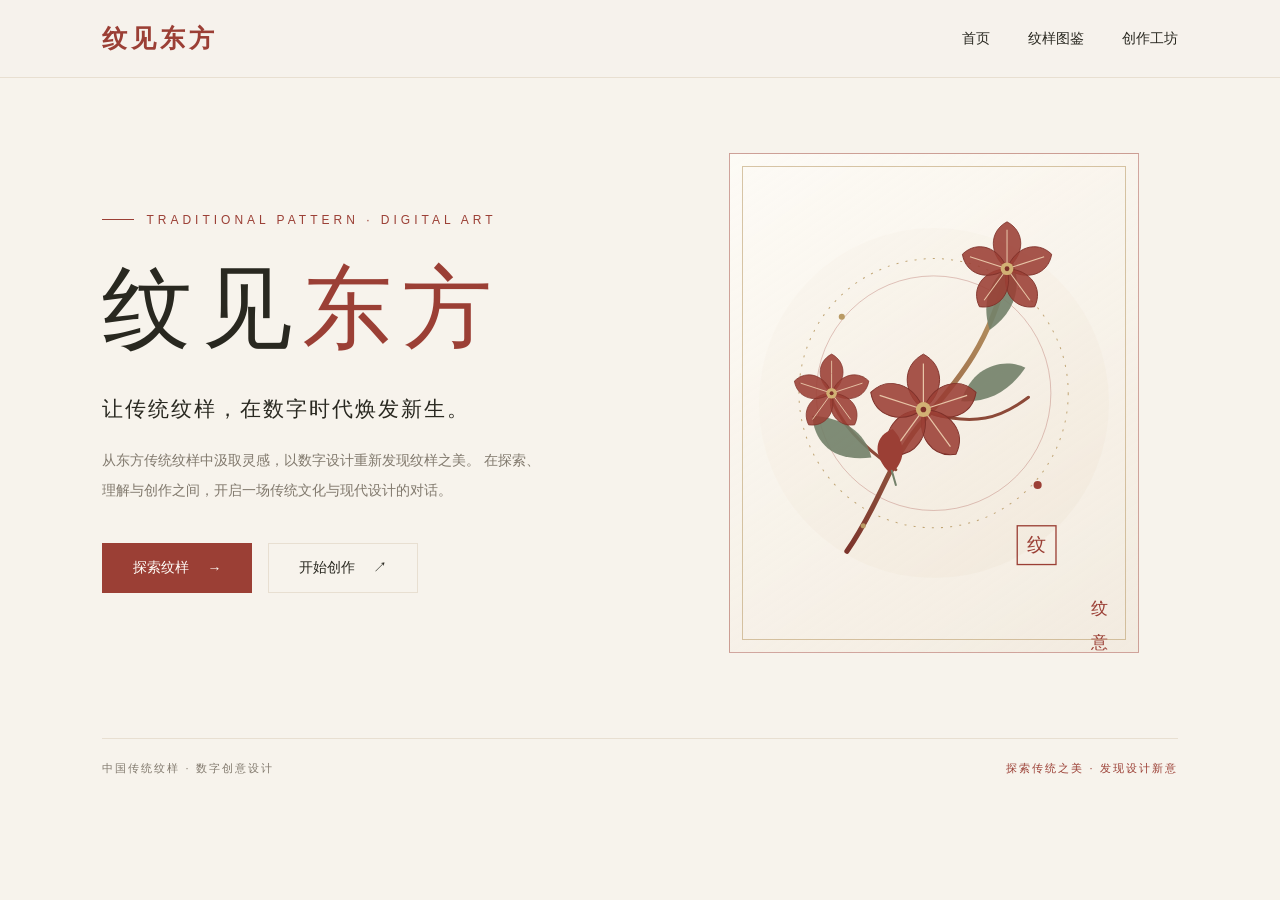
<file: index.html>
<!DOCTYPE html>
<html lang="zh-CN">
<head>
  <meta charset="UTF-8">
  <meta name="viewport" content="width=device-width, initial-scale=1.0">

  <title>纹见东方｜传统纹样数字创意平台</title>

  <style>
    :root {
      --bg: #f7f3ec;
      --paper: #fffdf8;
      --ink: #292820;
      --muted: #81796d;
      --accent: #9b3f35;
      --gold: #b99a64;
      --line: #e8dfd1;
    }

    * {
      box-sizing: border-box;
      margin: 0;
      padding: 0;
    }

    html {
      scroll-behavior: smooth;
    }

    body {
      background: var(--bg);
      color: var(--ink);
      font-family:
        "Microsoft YaHei",
        "PingFang SC",
        "Noto Sans CJK SC",
        sans-serif;
    }

    a {
      color: inherit;
      text-decoration: none;
    }

    /* 顶部导航 */

    .navbar {
      width: 100%;
      height: 78px;
      padding: 0 8%;
      display: flex;
      align-items: center;
      justify-content: space-between;
      border-bottom: 1px solid var(--line);
      background: rgba(247, 243, 236, 0.94);
    }

    .brand {
      font-size: 25px;
      font-weight: 700;
      letter-spacing: 4px;
      color: var(--accent);
      white-space: nowrap;
    }

    .brand small {
      display: block;
      margin-top: 4px;
      font-size: 9px;
      font-weight: 400;
      letter-spacing: 2px;
      color: var(--muted);
    }

    .nav-links {
      display: flex;
      align-items: center;
      gap: 38px;
      font-size: 14px;
    }

    .nav-links a {
      transition: color 0.25s;
    }

    .nav-links a:hover {
      color: var(--accent);
    }


    /* 首页主视觉 */

    .hero {
      min-height: 650px;
      padding: 75px 8% 85px;
      display: grid;
      grid-template-columns: 1fr 0.9fr;
      align-items: center;
      gap: 45px;
      overflow: hidden;
    }

    .hero-content {
      position: relative;
      z-index: 2;
    }

    .eyebrow {
      display: flex;
      align-items: center;
      gap: 12px;
      margin-bottom: 28px;
      color: var(--accent);
      font-size: 12px;
      letter-spacing: 4px;
    }

    .eyebrow::before {
      content: "";
      width: 32px;
      height: 1px;
      background: var(--accent);
    }

    .hero h1 {
      font-family:
        "Songti SC",
        "SimSun",
        "Noto Serif CJK SC",
        serif;
      font-size: clamp(58px, 7vw, 94px);
      font-weight: 400;
      line-height: 1.2;
      letter-spacing: 10px;
      white-space: nowrap;
    }

    .hero h1 span {
      color: var(--accent);
    }

    .hero-subtitle {
      margin-top: 28px;
      font-size: 21px;
      line-height: 1.8;
      letter-spacing: 2px;
    }

    .hero-description {
      max-width: 450px;
      margin-top: 18px;
      color: var(--muted);
      font-size: 14px;
      line-height: 2.1;
    }

    .hero-actions {
      display: flex;
      flex-wrap: wrap;
      gap: 16px;
      margin-top: 38px;
    }

    .button {
      min-width: 150px;
      padding: 15px 25px;
      display: inline-flex;
      align-items: center;
      justify-content: center;
      gap: 18px;
      font-size: 14px;
      transition: all 0.25s;
    }

    .button-primary {
      background: var(--accent);
      color: #fffdf8;
      border: 1px solid var(--accent);
    }

    .button-primary:hover {
      background: #7e3029;
      transform: translateY(-2px);
    }

    .button-secondary {
      border: 1px solid var(--line);
      color: var(--ink);
    }

    .button-secondary:hover {
      border-color: var(--accent);
      color: var(--accent);
      transform: translateY(-2px);
    }

    /* 右侧东方纹样装饰 */

    .hero-art {
      min-height: 460px;
      position: relative;
      display: flex;
      align-items: center;
      justify-content: center;
    }

    .art-glow {
      position: absolute;
      width: 350px;
      height: 350px;
      border-radius: 50%;
      background: #eee3d3;
      opacity: 0.55;
    }

    .art-frame {
      position: relative;
      width: min(100%, 410px);
      aspect-ratio: 0.82;
      border: 1px solid rgba(155, 63, 53, 0.45);
      display: flex;
      align-items: center;
      justify-content: center;
      background:
        linear-gradient(
          145deg,
          rgba(255, 253, 248, 0.8),
          rgba(238, 227, 211, 0.5)
        );
    }

    .art-frame::before {
      content: "";
      position: absolute;
      inset: 12px;
      border: 1px solid rgba(185, 154, 100, 0.55);
      pointer-events: none;
    }

    .art-frame::after {
      content: "纹 · 意";
      position: absolute;
      right: 26px;
      bottom: 28px;
      color: var(--accent);
      font-family: "Songti SC", "SimSun", serif;
      font-size: 17px;
      letter-spacing: 5px;
      writing-mode: vertical-rl;
    }

    .art-svg {
      width: 90%;
      max-height: 92%;
      position: relative;
      z-index: 1;
      animation: appear 1.2s ease both;
    }

    @keyframes appear {
      from {
        opacity: 0;
        transform: translateY(12px);
      }
      to {
        opacity: 1;
        transform: translateY(0);
      }
    }

    /* 页面底部的简洁信息 */

    .bottom-line {
      margin: 0 8%;
      padding: 22px 0;
      display: flex;
      justify-content: space-between;
      align-items: center;
      gap: 15px;
      border-top: 1px solid var(--line);
      color: var(--muted);
      font-size: 11px;
      letter-spacing: 2px;
    }

    .bottom-line span:last-child {
      color: var(--accent);
    }

    /* 手机端适配 */

    @media (max-width: 850px) {
      .navbar {
        height: auto;
        min-height: 76px;
        padding: 18px 5%;
        gap: 18px;
      }

      .brand {
        font-size: 20px;
        letter-spacing: 2px;
      }

      .nav-links {
        display: flex;
        align-items: center;
        gap: 28px;
        font-size: 14px;
      }

      .nav-links a {
        color: var(--muted);
        transition: color 0.2s;
      }

      .nav-links a:hover,
      .nav-links a.active {
      color: var(--accent);
      }


      .hero {
        grid-template-columns: 1fr;
        padding: 65px 7% 45px;
        gap: 30px;
      }

      .hero-content {
        text-align: center;
      }

      .eyebrow,
      .hero-actions {
        justify-content: center;
      }

      .hero-description {
        margin-left: auto;
        margin-right: auto;
      }

      .hero h1 {
        font-size: clamp(48px, 10vw, 76px);
        letter-spacing: 5px;
      }

      .hero-art {
        min-height: 380px;
      }

      .art-frame {
        max-width: 340px;
      }
    }

    @media (max-width: 480px) {
      .navbar {
        flex-direction: column;
        align-items: flex-start;
      }

      .nav-links {
        width: 100%;
        justify-content: space-between;
        gap: 8px;
      }

      .hero {
        padding-top: 48px;
      }

      .hero h1 {
        font-size: 46px;
        letter-spacing: 3px;
      }

      .hero-subtitle {
        font-size: 17px;
      }

      .hero-description {
        font-size: 13px;
      }

      .hero-art {
        min-height: 320px;
      }

      .art-frame {
        max-width: 280px;
      }

      .bottom-line {
        margin: 0 5%;
        font-size: 9px;
        letter-spacing: 1px;
      }
    }
  </style>
</head>

<body>

  <!-- 顶部导航栏 -->
  <header class="navbar">
    <a href="index.html" class="brand">
      纹见东方
    </a>

    <nav class="nav-links">
      <a href="index.html">首页</a>
      <a href="catalog.html">纹样图鉴</a>
      <a href="studio.html" >创作工坊 </a>
    </nav>
  </header>

  <!-- 首页主视觉：一个完整的画面 -->
  <main class="hero">

    <section class="hero-content">
      <div class="eyebrow">TRADITIONAL PATTERN · DIGITAL ART</div>

      <h1>纹见<span>东方</span></h1>

      <p class="hero-subtitle">
        让传统纹样，在数字时代焕发新生。
      </p>

      <p class="hero-description">
        从东方传统纹样中汲取灵感，以数字设计重新发现纹样之美。
        在探索、理解与创作之间，开启一场传统文化与现代设计的对话。
      </p>

      <div class="hero-actions">
        <a href="catalog.html" class="button button-primary">
          探索纹样 <span>→</span>
        </a>

        <a href="studio.html" class="button button-secondary">
          开始创作 <span>↗</span>
        </a>
      </div>
    </section>

    <!-- 右侧装饰图案：用 SVG 绘制，不依赖外部图片 -->
    <section class="hero-art" aria-label="东方纹样装饰">
      <div class="art-glow"></div>

      <div class="art-frame">
        <svg
          class="art-svg"
          viewBox="0 0 360 440"
          xmlns="
http://www.w3.org/2000/svg
"
          role="img"
          aria-label="东方花枝装饰图案"
        >
          <defs>
            <linearGradient id="branchColor" x1="0" y1="1" x2="1" y2="0">
              <stop offset="0%" stop-color="#7c342c"/>
              <stop offset="100%" stop-color="#b99a64"/>
            </linearGradient>

            <g id="petal">
              <path
                d="M 0,0
                   C -23,-18 -23,-47 0,-59
                   C 23,-47 23,-18 0,0 Z"
                fill="#9b3f35"
                fill-opacity="0.88"
                stroke="#7e3029"
                stroke-width="1"
              />
              <path
                d="M 0,-7 Q 0,-31 0,-49"
                fill="none"
                stroke="#e8c5a7"
                stroke-width="1.3"
              />
            </g>

            <g id="flower">
              <use href="#petal" transform="rotate(0)"/>
              <use href="#petal" transform="rotate(72)"/>
              <use href="#petal" transform="rotate(144)"/>
              <use href="#petal" transform="rotate(216)"/>
              <use href="#petal" transform="rotate(288)"/>

              <circle r="8" fill="#d2b174"/>
              <circle r="3" fill="#7e3029"/>
            </g>
          </defs>

          <!-- 外围装饰圆环 -->
          <circle
            cx="180" cy="210" r="132"
            fill="none"
            stroke="#b99a64"
            stroke-width="1"
            stroke-dasharray="2 7"
            opacity="0.85"
          />

          <circle
            cx="180" cy="210" r="115"
            fill="none"
            stroke="#9b3f35"
            stroke-width="0.8"
            opacity="0.35"
          />

          <!-- 花枝 -->
          <path
            d="M 95,365
               C 130,315 135,275 174,232
               C 203,198 235,162 252,90"
            fill="none"
            stroke="url(#branchColor)"
            stroke-width="5"
            stroke-linecap="round"
          />

          <path
            d="M 143,285
               C 107,260 87,238 78,210"
            fill="none"
            stroke="#8c4938"
            stroke-width="3"
            stroke-linecap="round"
          />

          <path
            d="M 178,230
               C 220,242 245,235 273,214"
            fill="none"
            stroke="#8c4938"
            stroke-width="3"
            stroke-linecap="round"
          />

          <!-- 叶片 -->
          <path
            d="M 119,273
               C 79,278 63,256 61,232
               C 91,234 113,247 119,273 Z"
            fill="#73816a"
            fill-opacity="0.9"
          />

          <path
            d="M 207,218
               C 218,182 250,175 270,185
               C 254,208 235,219 207,218 Z"
            fill="#73816a"
            fill-opacity="0.9"
          />

          <path
            d="M 235,148
               C 225,117 239,94 258,82
               C 267,107 259,131 235,148 Z"
            fill="#73816a"
            fill-opacity="0.9"
          />

          <!-- 花朵 -->
          <use href="#flower" transform="translate(252 88) scale(0.78)"/>
          <use href="#flower" transform="translate(170 226) scale(0.92)"/>
          <use href="#flower" transform="translate(80 210) scale(0.65)"/>

          <!-- 花苞 -->
          <path
            d="M 138,289
               C 118,270 123,251 140,245
               C 154,260 152,278 138,289 Z"
            fill="#9b3f35"
          />

          <path
            d="M 139,286 L 143,300"
            stroke="#73816a"
            stroke-width="2"
            stroke-linecap="round"
          />

          <!-- 小型装饰圆点 -->
          <circle cx="90" cy="135" r="3" fill="#b99a64"/>
          <circle cx="282" cy="300" r="4" fill="#9b3f35"/>
          <circle cx="111" cy="340" r="2.5" fill="#b99a64"/>

          <!-- 角落印章 -->
          <rect
            x="262" y="340" width="38" height="38"
            fill="none"
            stroke="#9b3f35"
            stroke-width="1.3"
          />

          <text
            x="281" y="365"
            font-family="serif"
            font-size="19"
            text-anchor="middle"
            fill="#9b3f35"
          >纹</text>

        </svg>
      </div>
    </section>

  </main>

  <!-- 简洁的页面底部信息，不额外拆分功能框架 -->
  <footer class="bottom-line">
    <span>中国传统纹样 · 数字创意设计</span>
    <span>探索传统之美 · 发现设计新意</span>
  </footer>

</body>
</html>
</file>
